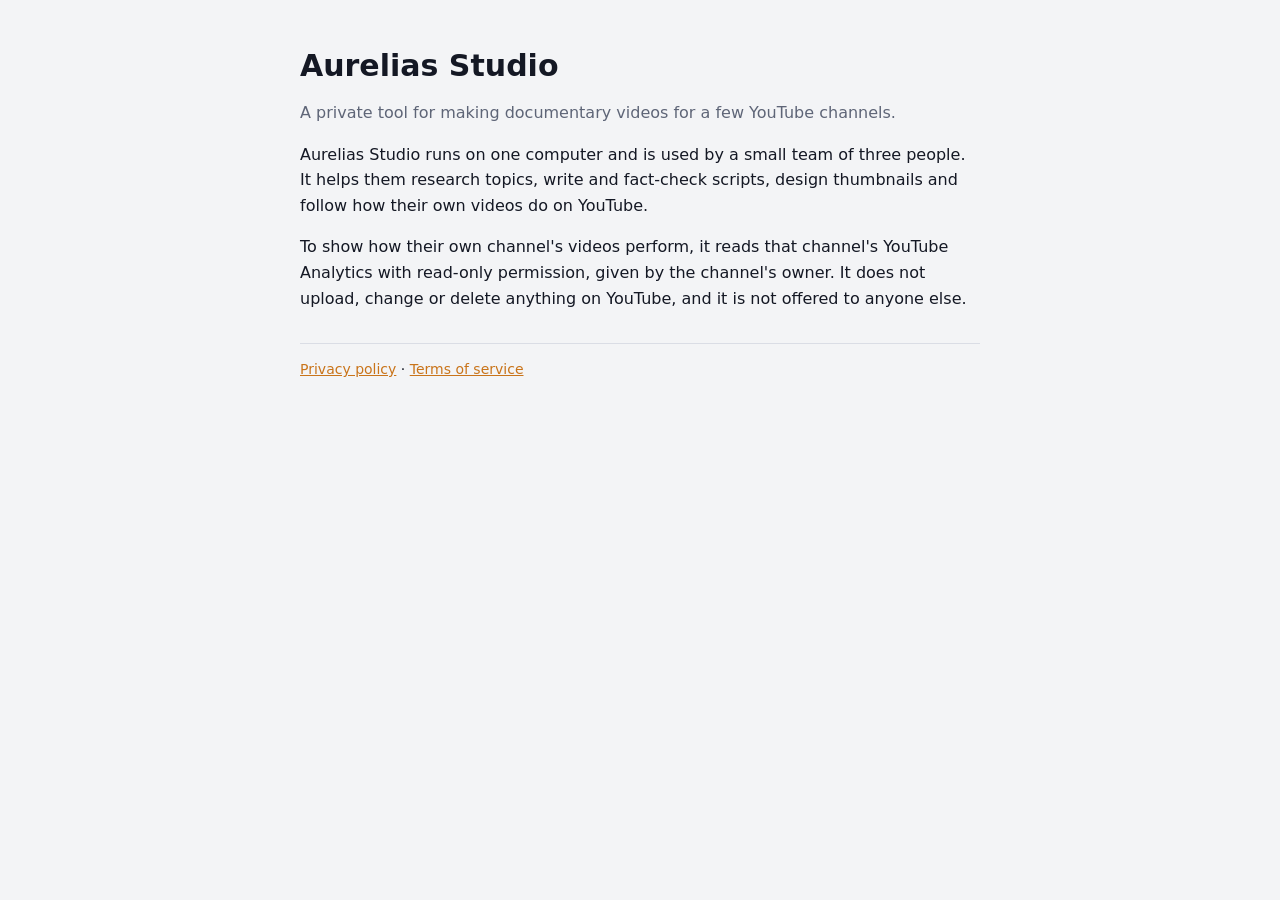
<file: index.html>
<!doctype html><html lang="en"><head><meta charset="utf-8"><meta name="viewport" content="width=device-width,initial-scale=1"><title>Aurelias Studio</title><link rel="stylesheet" href="style.css"></head>
<body><main>
<h1>Aurelias Studio</h1>
<p class="muted">A private tool for making documentary videos for a few YouTube channels.</p>
<p>Aurelias Studio runs on one computer and is used by a small team of three people. It helps them research topics, write and fact-check scripts, design thumbnails and follow how their own videos do on YouTube.</p>
<p>To show how their own channel's videos perform, it reads that channel's YouTube Analytics with read-only permission, given by the channel's owner. It does not upload, change or delete anything on YouTube, and it is not offered to anyone else.</p>
<nav><a href="privacy.html">Privacy policy</a> · <a href="terms.html">Terms of service</a></nav>
</main></body></html>
</file>
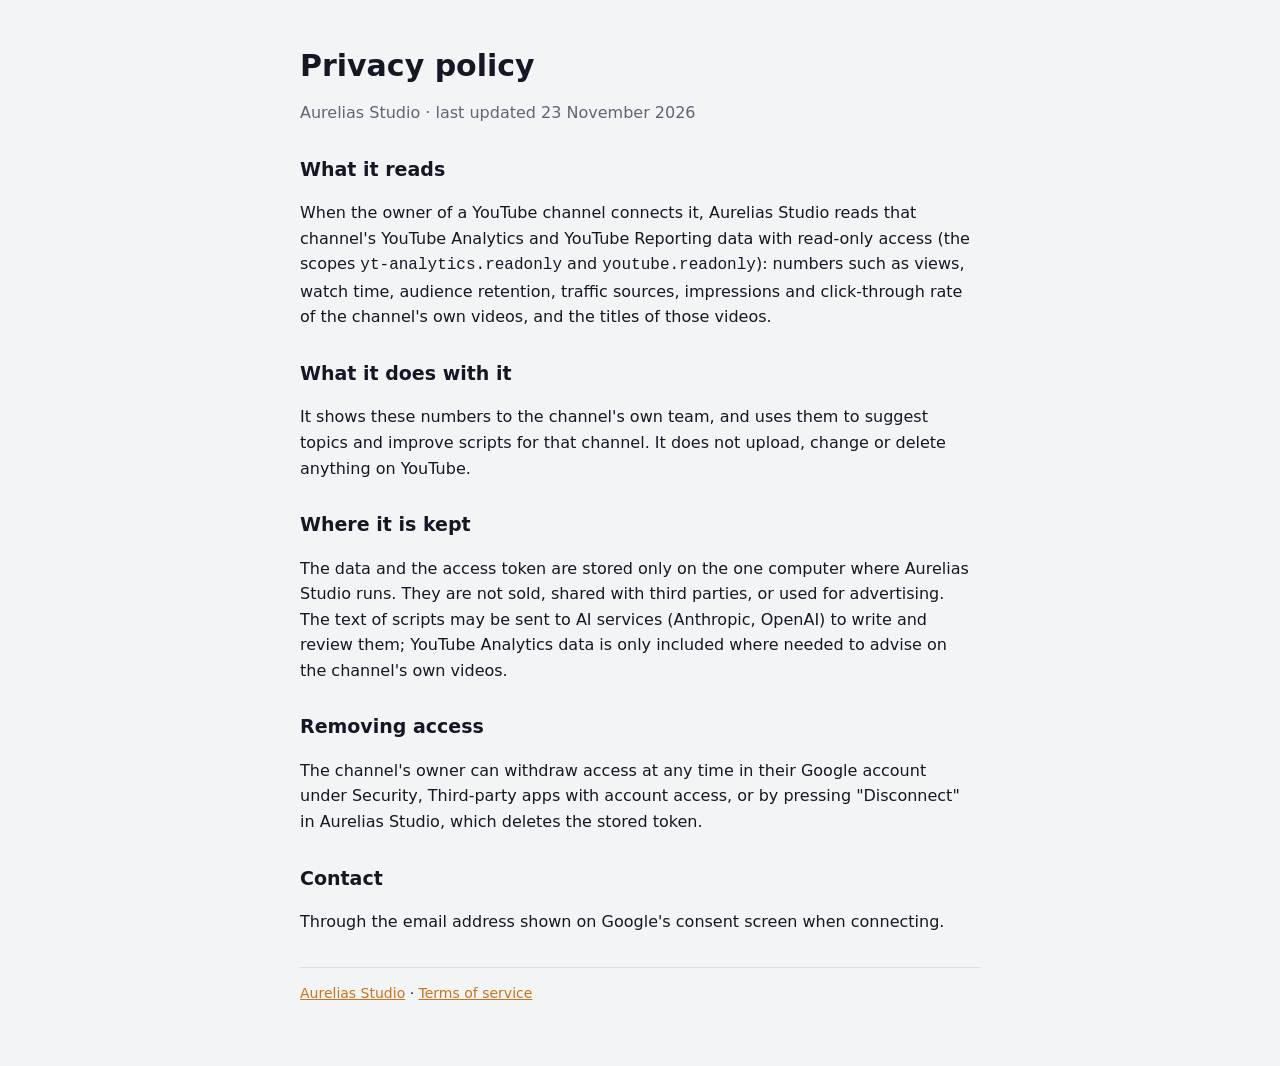
<file: privacy.html>
<!doctype html><html lang="en"><head><meta charset="utf-8"><meta name="viewport" content="width=device-width,initial-scale=1"><title>Privacy policy · Aurelias Studio</title><link rel="stylesheet" href="style.css"></head>
<body><main>
<h1>Privacy policy</h1>
<p class="muted">Aurelias Studio · last updated 23 November 2026</p>
<h2>What it reads</h2>
<p>When the owner of a YouTube channel connects it, Aurelias Studio reads that channel's YouTube Analytics and YouTube Reporting data with read-only access (the scopes <code>yt-analytics.readonly</code> and <code>youtube.readonly</code>): numbers such as views, watch time, audience retention, traffic sources, impressions and click-through rate of the channel's own videos, and the titles of those videos.</p>
<h2>What it does with it</h2>
<p>It shows these numbers to the channel's own team, and uses them to suggest topics and improve scripts for that channel. It does not upload, change or delete anything on YouTube.</p>
<h2>Where it is kept</h2>
<p>The data and the access token are stored only on the one computer where Aurelias Studio runs. They are not sold, shared with third parties, or used for advertising. The text of scripts may be sent to AI services (Anthropic, OpenAI) to write and review them; YouTube Analytics data is only included where needed to advise on the channel's own videos.</p>
<h2>Removing access</h2>
<p>The channel's owner can withdraw access at any time in their Google account under Security, Third-party apps with account access, or by pressing "Disconnect" in Aurelias Studio, which deletes the stored token.</p>
<h2>Contact</h2>
<p>Through the email address shown on Google's consent screen when connecting.</p>
<nav><a href="index.html">Aurelias Studio</a> · <a href="terms.html">Terms of service</a></nav>
</main></body></html>
</file>
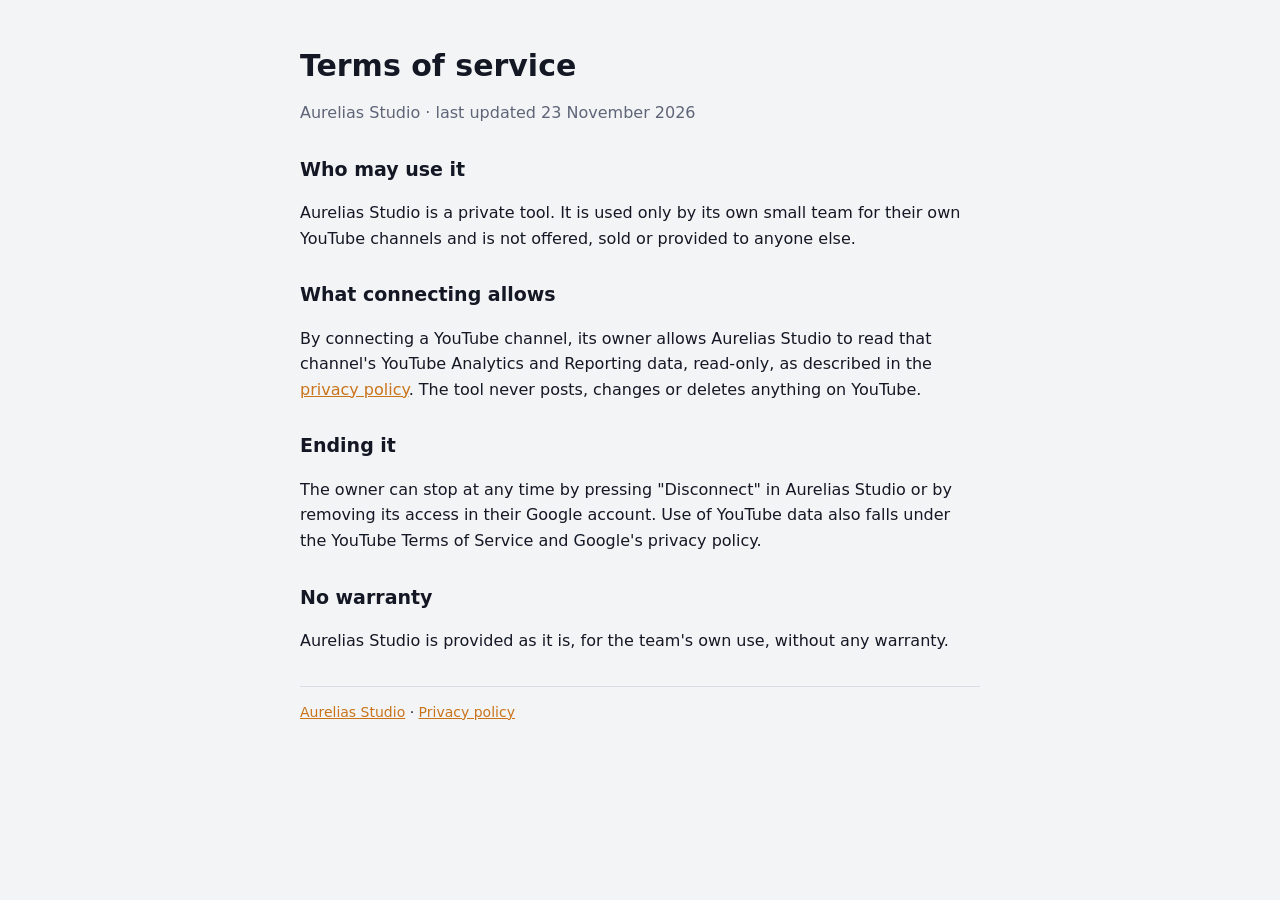
<file: terms.html>
<!doctype html><html lang="en"><head><meta charset="utf-8"><meta name="viewport" content="width=device-width,initial-scale=1"><title>Terms of service · Aurelias Studio</title><link rel="stylesheet" href="style.css"></head>
<body><main>
<h1>Terms of service</h1>
<p class="muted">Aurelias Studio · last updated 23 November 2026</p>
<h2>Who may use it</h2>
<p>Aurelias Studio is a private tool. It is used only by its own small team for their own YouTube channels and is not offered, sold or provided to anyone else.</p>
<h2>What connecting allows</h2>
<p>By connecting a YouTube channel, its owner allows Aurelias Studio to read that channel's YouTube Analytics and Reporting data, read-only, as described in the <a href="privacy.html">privacy policy</a>. The tool never posts, changes or deletes anything on YouTube.</p>
<h2>Ending it</h2>
<p>The owner can stop at any time by pressing "Disconnect" in Aurelias Studio or by removing its access in their Google account. Use of YouTube data also falls under the YouTube Terms of Service and Google's privacy policy.</p>
<h2>No warranty</h2>
<p>Aurelias Studio is provided as it is, for the team's own use, without any warranty.</p>
<nav><a href="index.html">Aurelias Studio</a> · <a href="privacy.html">Privacy policy</a></nav>
</main></body></html>
</file>
<file: style.css>
:root{--bg:#F3F4F6;--panel:#fff;--ink:#141824;--muted:#5E6577;--line:#DADDE5;--accent:#C9741A;color-scheme:light}
@media (prefers-color-scheme:dark){:root{--bg:#0F121A;--panel:#171B26;--ink:#E7E9EF;--muted:#9097A8;--line:#2A3040;--accent:#E59A47;color-scheme:dark}}
*{box-sizing:border-box}body{margin:0;background:var(--bg);color:var(--ink);font:16px/1.6 system-ui,-apple-system,"Segoe UI",sans-serif}
main{max-width:720px;margin:0 auto;padding:48px max(20px,env(safe-area-inset-left)) 64px}
h1{font-size:30px;line-height:1.2;margin:0 0 8px}h2{font-size:19px;margin:28px 0 6px}p,li{max-width:66ch}.muted{color:var(--muted)}
a{color:var(--accent)}nav{margin-top:32px;padding-top:14px;border-top:1px solid var(--line);font-size:14px}
</file>
